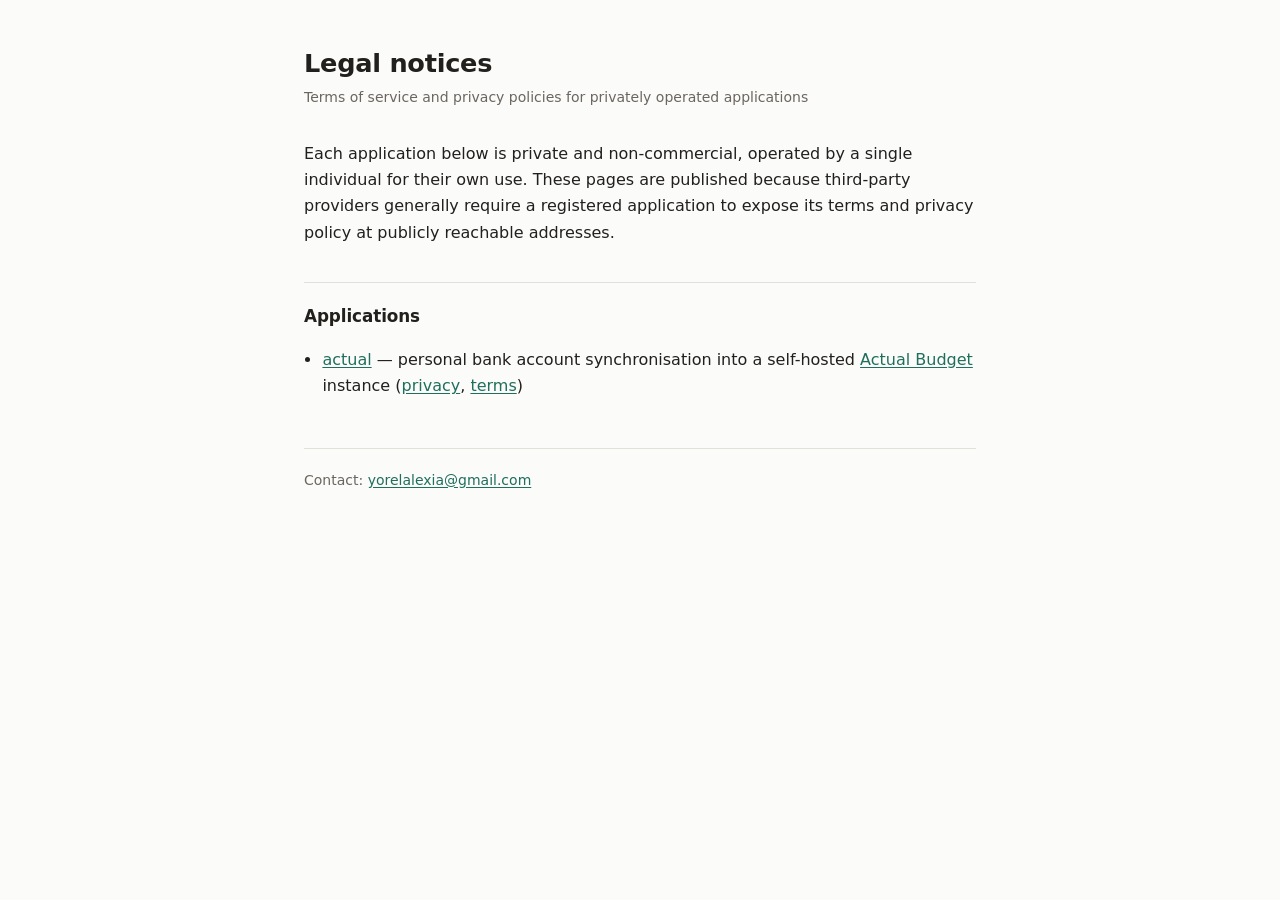
<file: index.html>
<!doctype html>
<html lang="en">
<head>
<meta charset="utf-8">
<meta name="viewport" content="width=device-width, initial-scale=1">
<meta name="robots" content="noindex">
<title>Legal notices</title>
<link rel="stylesheet" href="style.css">
</head>
<body>
<main>

<h1>Legal notices</h1>
<p class="updated">Terms of service and privacy policies for privately operated applications</p>

<p>Each application below is private and non-commercial, operated by a single individual for their
own use. These pages are published because third-party providers generally require a registered
application to expose its terms and privacy policy at publicly reachable addresses.</p>

<h2>Applications</h2>
<ul>
<li><a href="actual/">actual</a> — personal bank account synchronisation into
a self-hosted <a href="https://actualbudget.org">Actual Budget</a> instance
(<a href="actual/privacy.html">privacy</a>,
<a href="actual/terms.html">terms</a>)</li>
</ul>

<footer>
<p>Contact: <a href="mailto:yorelalexia@gmail.com">yorelalexia@gmail.com</a></p>
</footer>

</main>
</body>
</html>
</file>
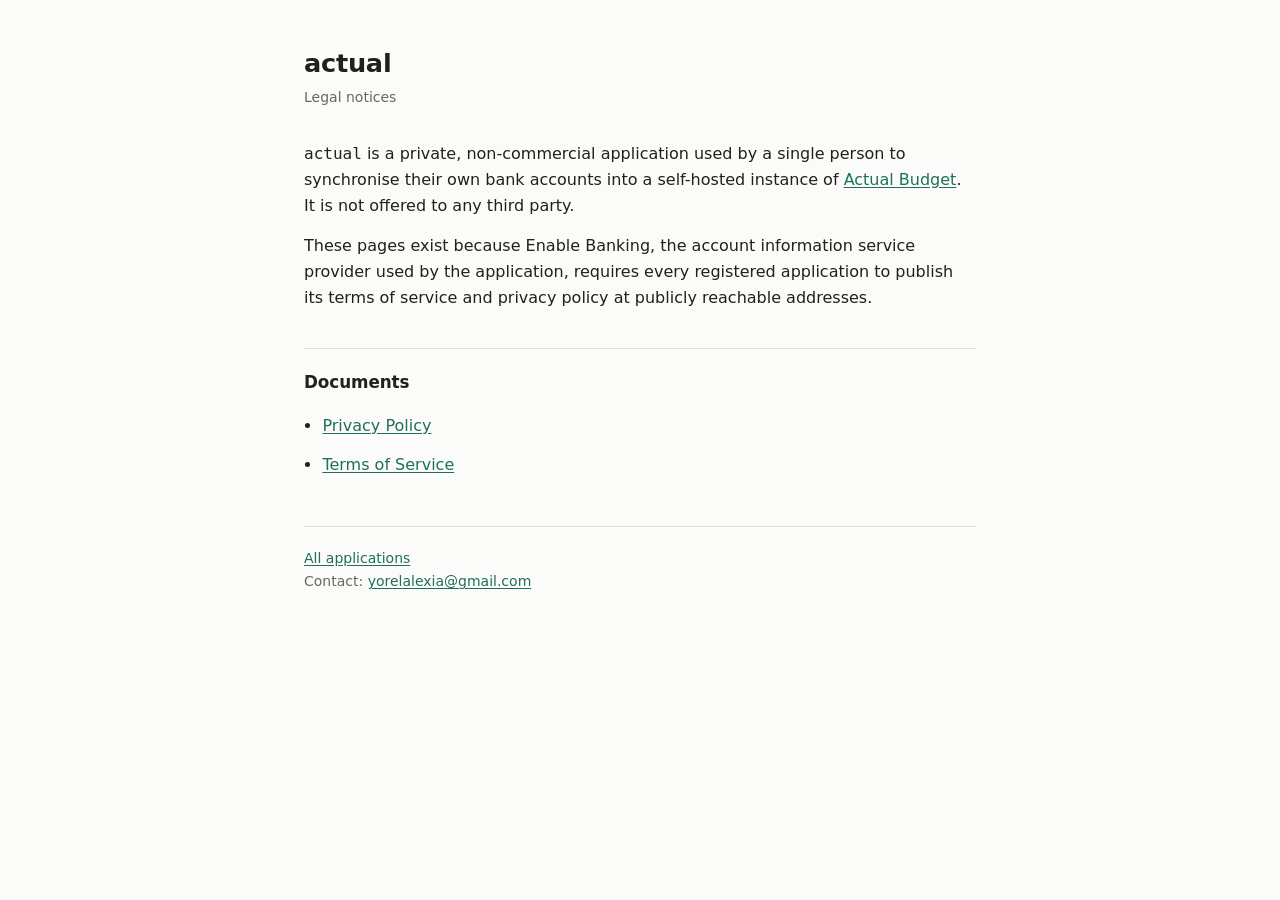
<file: actual/index.html>
<!doctype html>
<html lang="en">
<head>
<meta charset="utf-8">
<meta name="viewport" content="width=device-width, initial-scale=1">
<meta name="robots" content="noindex">
<title>actual — Legal</title>
<link rel="stylesheet" href="../style.css">
</head>
<body>
<main>

<h1>actual</h1>
<p class="updated">Legal notices</p>

<p><code>actual</code> is a private, non-commercial application used by a single person
to synchronise their own bank accounts into a self-hosted instance of
<a href="https://actualbudget.org">Actual Budget</a>. It is not offered to any third party.</p>

<p>These pages exist because Enable Banking, the account information service provider used by the
application, requires every registered application to publish its terms of service and privacy
policy at publicly reachable addresses.</p>

<h2>Documents</h2>
<ul>
<li><a href="privacy.html">Privacy Policy</a></li>
<li><a href="terms.html">Terms of Service</a></li>
</ul>

<footer>
<nav><a href="../index.html">All applications</a></nav>
<p>Contact: <a href="mailto:yorelalexia@gmail.com">yorelalexia@gmail.com</a></p>
</footer>

</main>
</body>
</html>
</file>
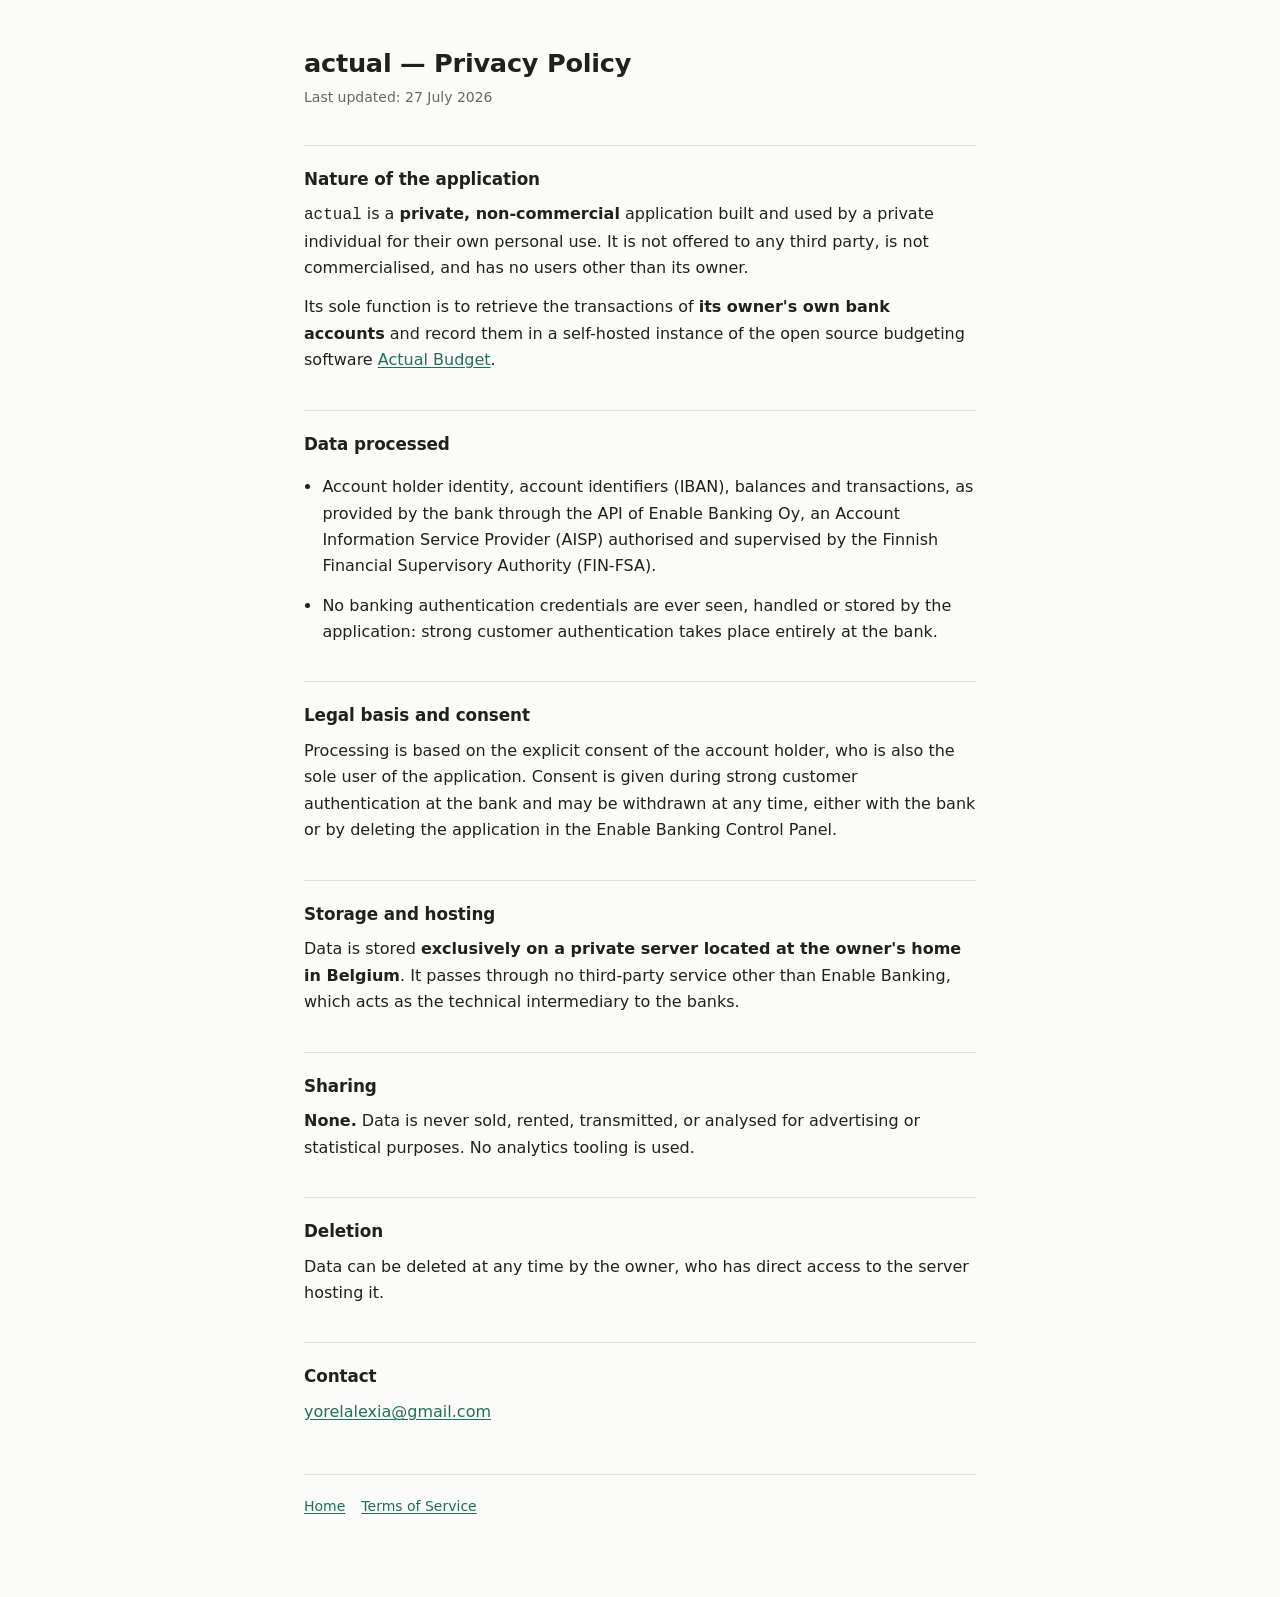
<file: actual/privacy.html>
<!doctype html>
<html lang="en">
<head>
<meta charset="utf-8">
<meta name="viewport" content="width=device-width, initial-scale=1">
<meta name="robots" content="noindex">
<title>actual — Privacy Policy</title>
<link rel="stylesheet" href="../style.css">
</head>
<body>
<main>

<h1>actual — Privacy Policy</h1>
<p class="updated">Last updated: 27 July 2026</p>

<h2>Nature of the application</h2>
<p><code>actual</code> is a <strong>private, non-commercial</strong> application built
and used by a private individual for their own personal use. It is not offered to any third party,
is not commercialised, and has no users other than its owner.</p>
<p>Its sole function is to retrieve the transactions of <strong>its owner's own bank
accounts</strong> and record them in a self-hosted instance of the open source budgeting software
<a href="https://actualbudget.org">Actual Budget</a>.</p>

<h2>Data processed</h2>
<ul>
<li>Account holder identity, account identifiers (IBAN), balances and transactions, as provided by
the bank through the API of Enable Banking Oy, an Account Information Service Provider (AISP)
authorised and supervised by the Finnish Financial Supervisory Authority (FIN-FSA).</li>
<li>No banking authentication credentials are ever seen, handled or stored by the application:
strong customer authentication takes place entirely at the bank.</li>
</ul>

<h2>Legal basis and consent</h2>
<p>Processing is based on the explicit consent of the account holder, who is also the sole user of
the application. Consent is given during strong customer authentication at the bank and may be
withdrawn at any time, either with the bank or by deleting the application in the Enable Banking
Control Panel.</p>

<h2>Storage and hosting</h2>
<p>Data is stored <strong>exclusively on a private server located at the owner's home in
Belgium</strong>. It passes through no third-party service other than Enable Banking, which acts
as the technical intermediary to the banks.</p>

<h2>Sharing</h2>
<p><strong>None.</strong> Data is never sold, rented, transmitted, or analysed for advertising or
statistical purposes. No analytics tooling is used.</p>

<h2>Deletion</h2>
<p>Data can be deleted at any time by the owner, who has direct access to the server hosting
it.</p>

<h2>Contact</h2>
<p><a href="mailto:yorelalexia@gmail.com">yorelalexia@gmail.com</a></p>

<footer>
<nav><a href="index.html">Home</a><a href="terms.html">Terms of Service</a></nav>
</footer>

</main>
</body>
</html>
</file>
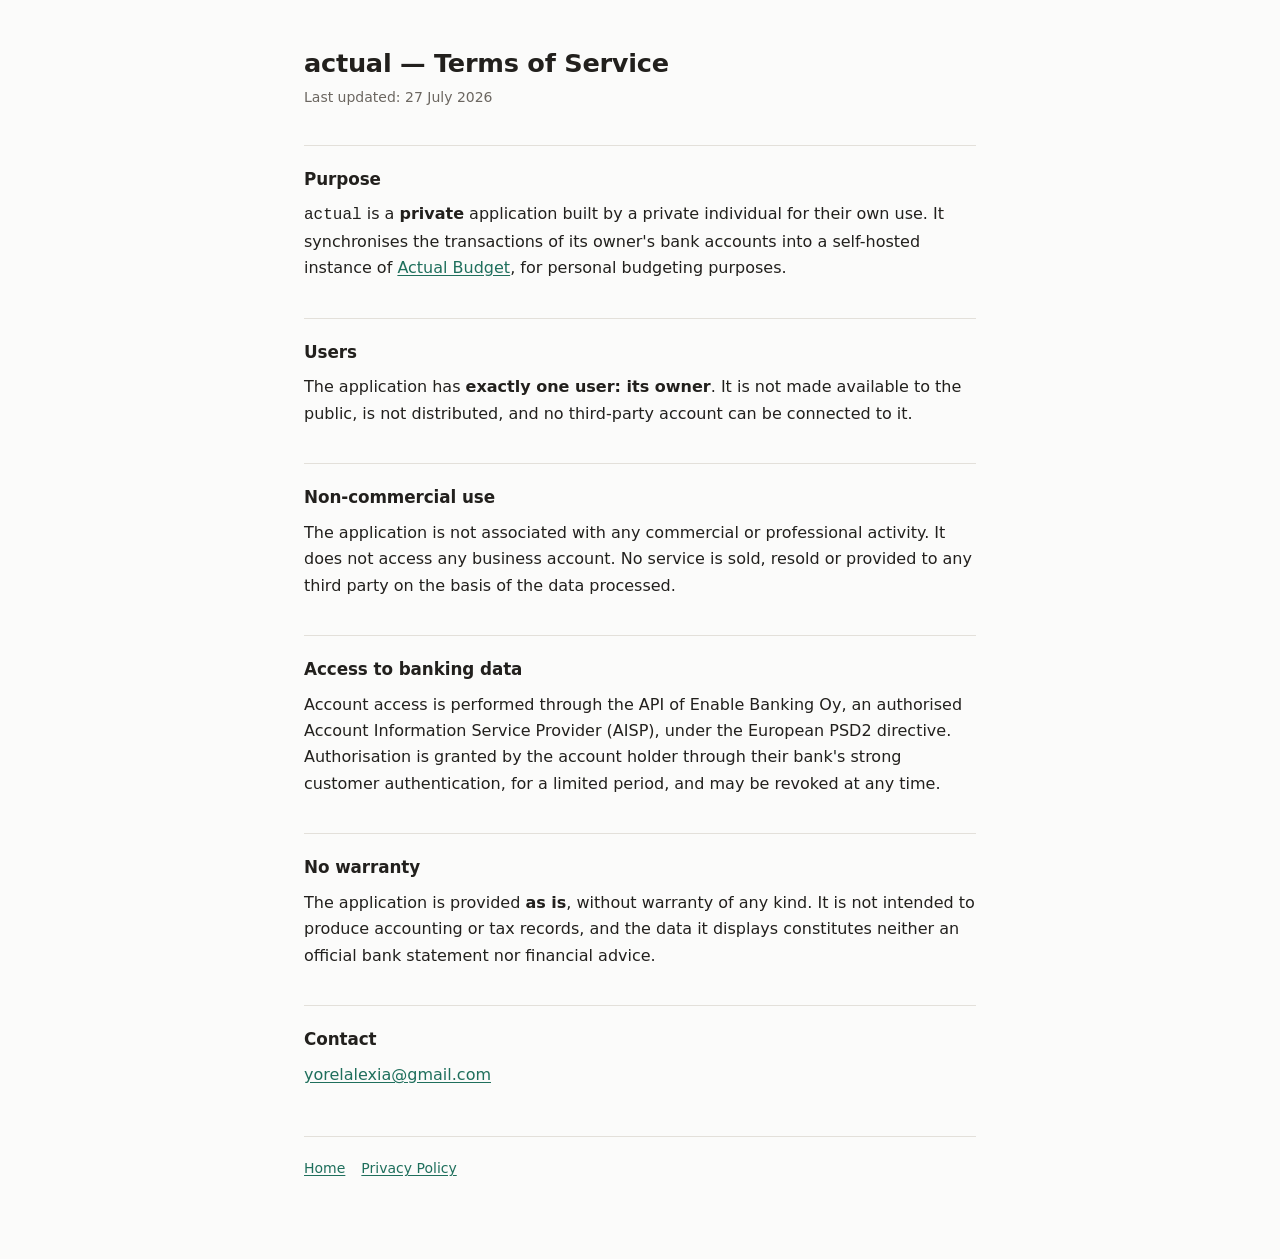
<file: actual/terms.html>
<!doctype html>
<html lang="en">
<head>
<meta charset="utf-8">
<meta name="viewport" content="width=device-width, initial-scale=1">
<meta name="robots" content="noindex">
<title>actual — Terms of Service</title>
<link rel="stylesheet" href="../style.css">
</head>
<body>
<main>

<h1>actual — Terms of Service</h1>
<p class="updated">Last updated: 27 July 2026</p>

<h2>Purpose</h2>
<p><code>actual</code> is a <strong>private</strong> application built by a private
individual for their own use. It synchronises the transactions of its owner's bank accounts into a
self-hosted instance of <a href="https://actualbudget.org">Actual Budget</a>, for personal
budgeting purposes.</p>

<h2>Users</h2>
<p>The application has <strong>exactly one user: its owner</strong>. It is not made available to
the public, is not distributed, and no third-party account can be connected to it.</p>

<h2>Non-commercial use</h2>
<p>The application is not associated with any commercial or professional activity. It does not
access any business account. No service is sold, resold or provided to any third party on the
basis of the data processed.</p>

<h2>Access to banking data</h2>
<p>Account access is performed through the API of Enable Banking Oy, an authorised Account
Information Service Provider (AISP), under the European PSD2 directive. Authorisation is granted
by the account holder through their bank's strong customer authentication, for a limited period,
and may be revoked at any time.</p>

<h2>No warranty</h2>
<p>The application is provided <strong>as is</strong>, without warranty of any kind. It is not
intended to produce accounting or tax records, and the data it displays constitutes neither an
official bank statement nor financial advice.</p>

<h2>Contact</h2>
<p><a href="mailto:yorelalexia@gmail.com">yorelalexia@gmail.com</a></p>

<footer>
<nav><a href="index.html">Home</a><a href="privacy.html">Privacy Policy</a></nav>
</footer>

</main>
</body>
</html>
</file>
<file: style.css>
:root {
  color-scheme: light dark;
  --bg: #fbfbfa;
  --fg: #22201d;
  --muted: #6b6660;
  --rule: #e3e0da;
  --link: #1f6f5c;
}

@media (prefers-color-scheme: dark) {
  :root {
    --bg: #171614;
    --fg: #e8e5df;
    --muted: #9a948c;
    --rule: #302e2a;
    --link: #6fc3a8;
  }
}

* { box-sizing: border-box; }

body {
  margin: 0;
  padding: 3rem 1.25rem 5rem;
  background: var(--bg);
  color: var(--fg);
  font: 16px/1.65 system-ui, -apple-system, "Segoe UI", sans-serif;
  -webkit-text-size-adjust: 100%;
}

main {
  max-width: 42rem;
  margin: 0 auto;
}

h1 {
  font-size: 1.6rem;
  line-height: 1.25;
  margin: 0 0 .35rem;
  letter-spacing: -.01em;
}

h2 {
  font-size: 1.05rem;
  margin: 2.25rem 0 .5rem;
  padding-top: 1.25rem;
  border-top: 1px solid var(--rule);
  letter-spacing: -.005em;
}

.updated {
  color: var(--muted);
  font-size: .875rem;
  margin: 0 0 2rem;
}

p, li { margin: 0 0 .8rem; }
ul { padding-left: 1.15rem; }

a {
  color: var(--link);
  text-underline-offset: 2px;
}

strong { font-weight: 650; }

footer {
  margin-top: 3rem;
  padding-top: 1.25rem;
  border-top: 1px solid var(--rule);
  color: var(--muted);
  font-size: .875rem;
}

nav a { margin-right: 1rem; }
</file>
